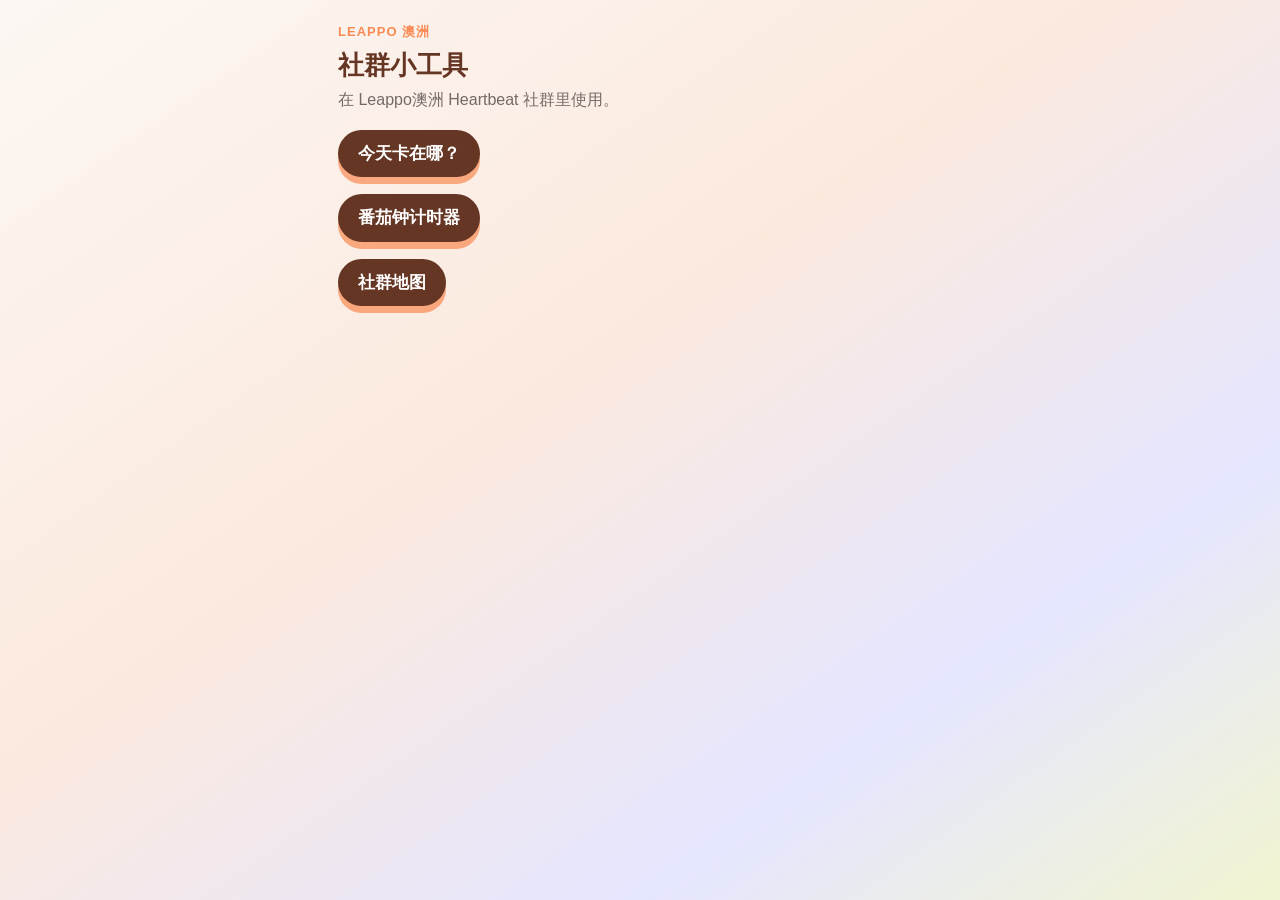
<file: index.html>
<!doctype html><html lang="zh-CN"><head><meta charset="utf-8"><meta name="viewport" content="width=device-width,initial-scale=1"><title>Leappo澳洲 小工具</title>
<link rel="stylesheet" href="assets/tokens.css"><link rel="stylesheet" href="assets/widget.css"></head><body><main class="wrap">
<div class="eyebrow">LEAPPO 澳洲</div><h1>社群小工具</h1>
<p class="sub">在 Leappo澳洲 Heartbeat 社群里使用。</p>
<p><a class="btn" href="picker.html">今天卡在哪？</a></p><p><a class="btn" href="timer.html">番茄钟计时器</a></p><p><a class="btn" href="map.html">社群地图</a></p>
</main></body></html>
</file>
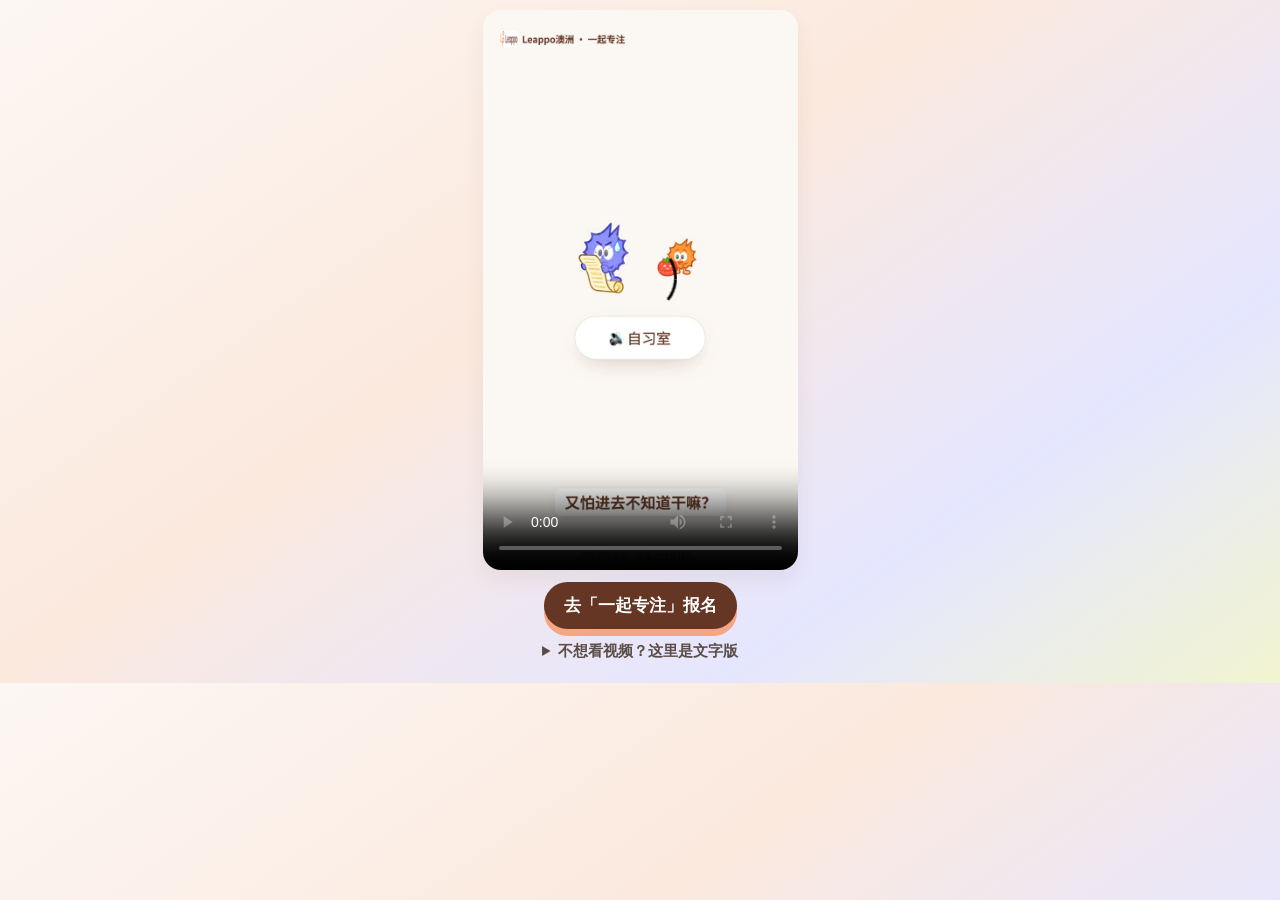
<file: join-video.html>
<!doctype html><html lang="zh-CN"><head><meta charset="utf-8"><meta name="viewport" content="width=device-width,initial-scale=1">
<title>第一次来自习室，怎么加入？| Leappo澳洲</title>
<link rel="stylesheet" href="assets/tokens.css"><link rel="stylesheet" href="assets/widget.css">
<style>
body{min-height:auto}
.wrap{padding:10px 12px 8px;display:flex;flex-direction:column;align-items:center}
video{display:block;height:min(560px,calc(100vh - 190px));aspect-ratio:9/16;max-width:100%;border-radius:18px;background:#fcf7f3;box-shadow:var(--shadow-card)}
.row{display:flex;gap:10px;margin-top:12px;flex-wrap:wrap;justify-content:center}
details{max-width:420px;margin-top:10px;font-size:15px;color:var(--text-body-strong)}
summary{cursor:pointer;font-weight:800;min-height:36px}
</style></head><body><main class="wrap">
<video controls playsinline preload="metadata" poster="media/join-zixishi-poster.jpg" title="第一次来自习室，怎么加入？">
 <source src="media/join-zixishi-720.mp4" type="video/mp4">
</video>
<div class="row"><a class="btn" target="_top" href="https://app.heartbeat.chat/leappo-au/events">去「一起专注」报名</a></div>
<details><summary>不想看视频？这里是文字版</summary>
<p>1. 左边点「一起专注」，选一场自习室，点 RSVP。活动会进你的日历，提前一天和一小时提醒你。<br>2. 到点打开活动，进它的语音房。<br>3. 摄像头、麦克风都可以关，在聊天框打一个 🍅 就算到了。电脑上可以开视频，手机 App 只有语音。<br>4. 迟到、早退都没关系。每周二晚 8 点专注 50 分钟，周六早 10 点番茄钟 25 分钟 × 3。其他时间「🔊随时自习室」一直开着。</p>
<p>这是同伴陪伴活动，不是治疗或辅导。</p></details>
</main></body></html>
</file>
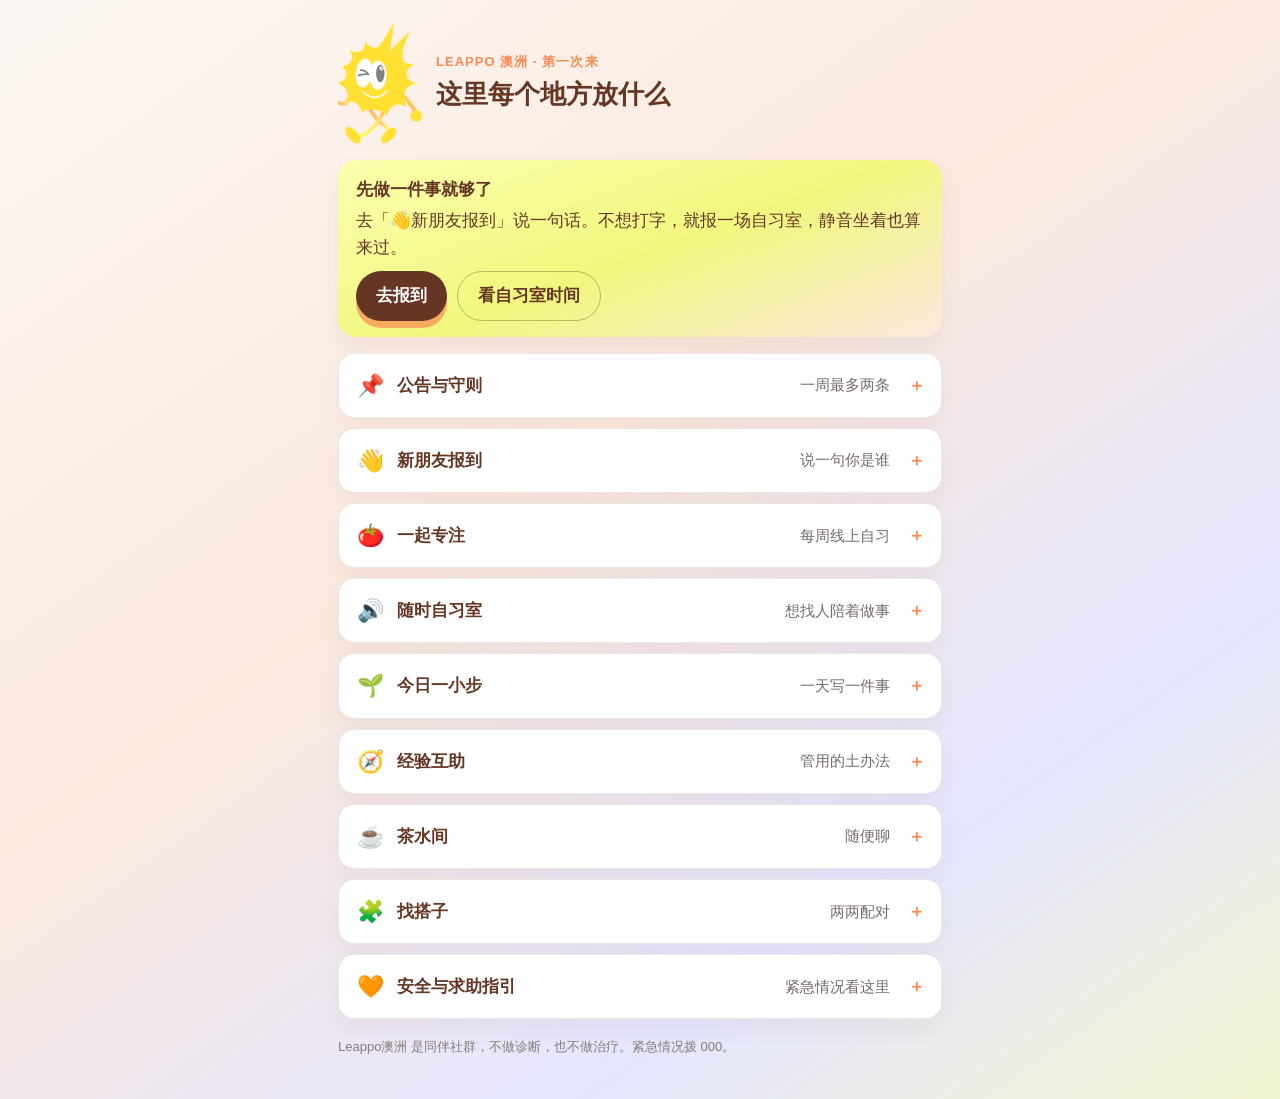
<file: map.html>
<!doctype html><html lang="zh-CN"><head><meta charset="utf-8"><meta name="viewport" content="width=device-width,initial-scale=1">
<title>社群地图 | Leappo澳洲</title>
<link rel="stylesheet" href="assets/tokens.css"><link rel="stylesheet" href="assets/widget.css">
<style>
.hero{display:flex;align-items:center;gap:14px;margin-bottom:14px}
.hero img{width:84px;flex:none}
.first{padding:16px 18px;margin-bottom:16px;background:var(--grad-yellow);border:0}
.first b{display:block;font-size:17px;margin-bottom:4px}
.first .row{margin-top:10px}
.list{display:grid;gap:10px}
details{background:#fff;border:1px solid var(--border-faint);border-radius:16px;box-shadow:var(--shadow-card-alt)}
summary{list-style:none;display:flex;align-items:center;gap:12px;padding:14px 16px;min-height:56px;cursor:pointer;font-weight:800}
summary::-webkit-details-marker{display:none}
summary .e{font-size:22px;width:30px;text-align:center}
summary .s{font-weight:400;color:var(--muted);font-size:15px;margin-left:auto;text-align:right}
summary::after{content:"＋";color:var(--orange);font-weight:800;margin-left:6px}
details[open] summary::after{content:"－"}
details>div{padding:0 16px 16px 58px;color:var(--text-body-strong)}
details>div p{margin:0 0 10px}
.go{font-weight:800;color:var(--lavender);text-decoration:none}
.row{display:flex;flex-wrap:wrap;gap:10px}
@media (max-width:420px){summary .s{display:none}}
</style></head><body><main class="wrap">
<div class="hero"><img src="assets/m-yellow-wink.png" alt="Leappo 的黄色小太阳在眨眼">
<div><div class="eyebrow">LEAPPO 澳洲 · 第一次来</div><h1>这里每个地方放什么</h1></div></div>
<div class="card first"><b>先做一件事就够了</b>去「👋新朋友报到」说一句话。不想打字，就报一场自习室，静音坐着也算来过。
<div class="row"><a class="btn" target="_top" href="https://app.heartbeat.chat/leappo-au/t/%E6%96%B0%E6%9C%8B%E5%8F%8B%E6%8A%A5%E5%88%B0">去报到</a><a class="btn ghost" target="_top" href="https://app.heartbeat.chat/leappo-au/events">看自习室时间</a></div></div>
<div class="list" id="list"></div>
<p class="foot">Leappo澳洲 是同伴社群，不做诊断，也不做治疗。紧急情况拨 000。</p>
</main>
<script>
const H='https://app.heartbeat.chat/leappo-au';
const C=[
 ['📌','公告与守则','一周最多两条','守则、活动时间和重要通知都在这里。只想开一个频道的通知，就开这个。',H+'/t/%E5%85%AC%E5%91%8A%E4%B8%8E%E5%AE%88%E5%88%99'],
 ['👋','新朋友报到','说一句你是谁','怎么称呼、在哪个城市、这周想搞定的一件小事。化名也行。',H+'/t/%E6%96%B0%E6%9C%8B%E5%8F%8B%E6%8A%A5%E5%88%B0'],
 ['🍅','一起专注','每周线上自习','周二晚 8 点晚自习，周六早 10 点番茄钟。点 RSVP，活动会进你的日历。摄像头可以不开。',H+'/events'],
 ['🔊','随时自习室','想找人陪着做事','语音房一直开着。在左边频道列表里点它，进去静音坐着就行。',null],
 ['🌱','今日一小步','一天写一件事','写今天想动的一小步，或者刚做完的一件。隔了多久回来都可以接着写。',H+'/t/%E4%BB%8A%E6%97%A5%E4%B8%80%E5%B0%8F%E6%AD%A5'],
 ['🧭','经验互助','管用的土办法','学习、上班、过日子，你试过管用的办法都可以放这里。药物和诊断问你的 GP。',H+'/t/%E7%BB%8F%E9%AA%8C%E4%BA%92%E5%8A%A9'],
 ['☕','茶水间','随便聊','想聊什么都行，像群聊一样。',H+'/c/120fb302-249e-4986-a8fe-fac13710a677'],
 ['🧩','找搭子','两两配对','给你配一个「专注搭子」。人数够了会开。',H+'/matchmaking'],
 ['🧡','安全与求助指引','紧急情况看这里','同伴社群不是危机服务。有即时危险拨 000；想找人聊聊，Lifeline 13 11 14；需要中文口译，TIS 131 450。',H+'/t/%E5%AE%89%E5%85%A8%E4%B8%8E%E6%B1%82%E5%8A%A9%E6%8C%87%E5%BC%95']
];
document.getElementById('list').innerHTML=C.map(([e,n,s,d,u])=>`<details><summary><span class="e" aria-hidden="true">${e}</span>${n}<span class="s">${s}</span></summary><div><p>${d}</p>${u?`<a class="go" target="_top" href="${u}">去「${n}」看看 →</a>`:''}</div></details>`).join('');
</script></body></html>
</file>
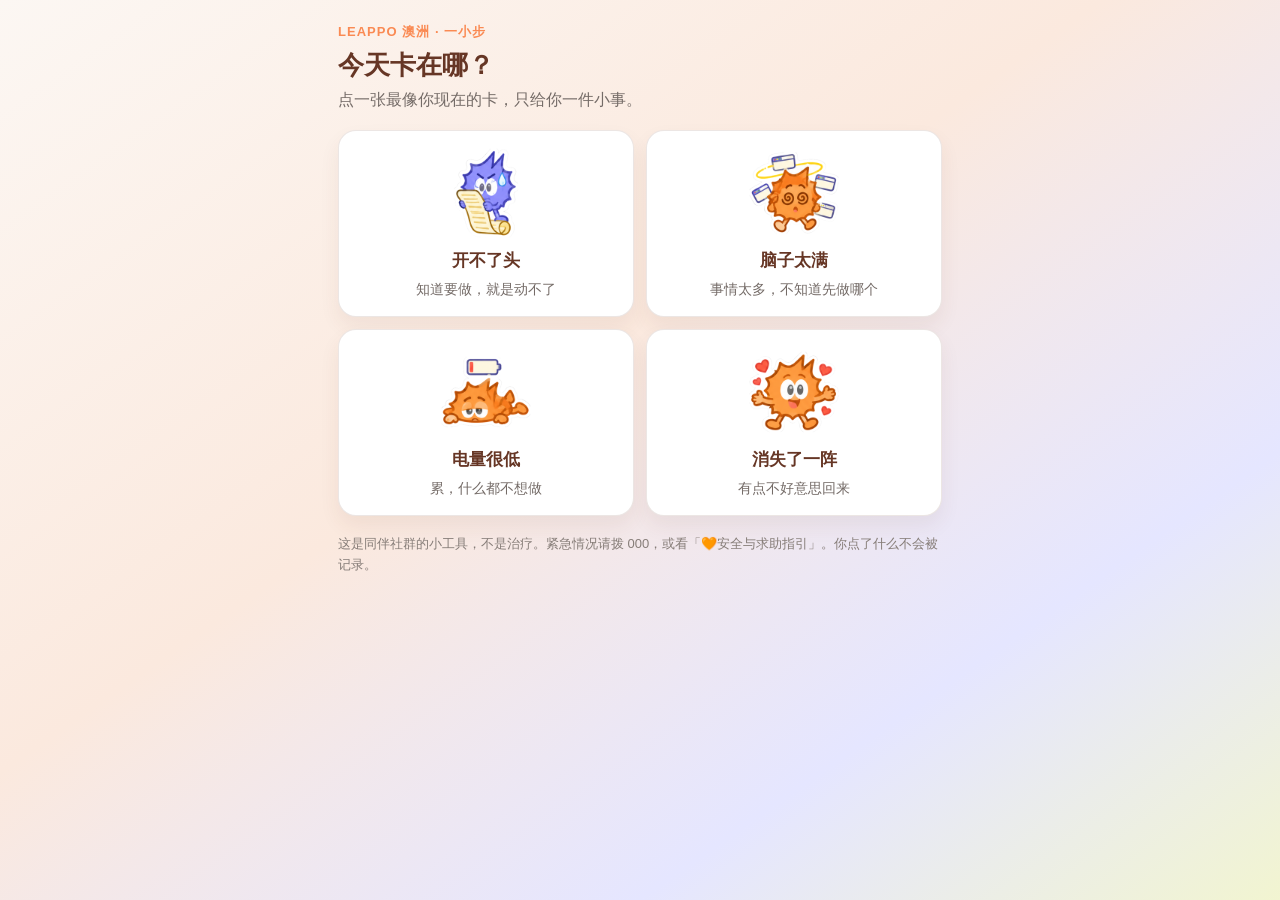
<file: picker.html>
<!doctype html><html lang="zh-CN"><head><meta charset="utf-8"><meta name="viewport" content="width=device-width,initial-scale=1">
<title>今天卡在哪？| Leappo澳洲</title>
<link rel="stylesheet" href="assets/tokens.css"><link rel="stylesheet" href="assets/widget.css">
<style>
.grid{display:grid;grid-template-columns:1fr 1fr;gap:12px}
.opt{display:flex;flex-direction:column;align-items:center;gap:6px;padding:14px 10px 16px;background:#fff;border:1.5px solid var(--border-faint);border-radius:18px;box-shadow:var(--shadow-card);transition:transform .18s,border-color .18s}
.opt:hover{transform:translateY(-2px);border-color:var(--lavender-mid)}
.opt[aria-pressed="true"]{border-color:var(--orange);background:var(--yellow-pale)}
.opt img{width:96px;height:96px;object-fit:contain}
.opt b{font-size:17px}
.opt small{color:var(--muted);font-size:14px;line-height:1.4;text-align:center}
.ans{margin-top:16px;padding:20px;display:none}
.ans.show{display:block;animation:in .25s ease-out}
@keyframes in{from{opacity:0;transform:translateY(6px)}to{opacity:1}}
.ans h2{font-size:20px;margin:0 0 8px}
.ans p{margin:0 0 14px}
.row{display:flex;flex-wrap:wrap;gap:10px}
</style></head><body><main class="wrap">
<div class="eyebrow">LEAPPO 澳洲 · 一小步</div>
<h1>今天卡在哪？</h1>
<p class="sub">点一张最像你现在的卡，只给你一件小事。</p>
<div class="grid" role="group" aria-label="选一个最像你现在的状态">
 <button class="opt" data-k="stuck" aria-pressed="false"><img src="assets/stuck.png" alt=""><b>开不了头</b><small>知道要做，就是动不了</small></button>
 <button class="opt" data-k="full" aria-pressed="false"><img src="assets/brain-meeting.png" alt=""><b>脑子太满</b><small>事情太多，不知道先做哪个</small></button>
 <button class="opt" data-k="low" aria-pressed="false"><img src="assets/low-battery.png" alt=""><b>电量很低</b><small>累，什么都不想做</small></button>
 <button class="opt" data-k="back" aria-pressed="false"><img src="assets/welcome-back.png" alt=""><b>消失了一阵</b><small>有点不好意思回来</small></button>
</div>
<section class="card ans" id="ans" aria-live="polite"></section>
<p class="foot">这是同伴社群的小工具，不是治疗。紧急情况请拨 000，或看「🧡安全与求助指引」。你点了什么不会被记录。</p>
</main>
<script>
const H='https://app.heartbeat.chat/leappo-au';
const L={step:H+'/t/%E4%BB%8A%E6%97%A5%E4%B8%80%E5%B0%8F%E6%AD%A5',ev:H+'/events',tips:H+'/t/%E7%BB%8F%E9%AA%8C%E4%BA%92%E5%8A%A9'};
const A={
 stuck:{t:'把这件事缩到两分钟',p:'只做最前面那一下：打开文件，或者只写第一句。做完这两分钟，想停就停。旁边有人一起做会容易一点，左边「🔊随时自习室」一直开着。',b:[['找个自习室',L.ev],['说一句我卡在哪','step']]},
 full:{t:'先把脑子倒空',p:'拿张纸或者备忘录，把脑子里的事全写下来，不用排顺序。写完只圈一件最小的，今天就做它。',b:[['写下今天的一小步','step'],['看看别人的土办法',L.tips]]},
 low:{t:'今天先照顾自己一下',p:'喝杯水，吃点东西，或者躺十分钟。这也算一小步。电量低的日子，什么都没做成也没关系。',b:[['回一句「我还在」','step']]},
 back:{t:'回来就好，不用解释',p:'去「🌱今日一小步」回一句「今天的一小步：____」，就算回来了。小到「把衣服挂起来」都行。',b:[['去回一句','step']]}
};
const ans=document.getElementById('ans');
document.querySelectorAll('.opt').forEach(o=>o.addEventListener('click',()=>{
 document.querySelectorAll('.opt').forEach(x=>x.setAttribute('aria-pressed','false'));o.setAttribute('aria-pressed','true');
 const a=A[o.dataset.k];
 ans.innerHTML=`<h2>${a.t}</h2><p>${a.p}</p><div class="row">`+a.b.map(([n,u],i)=>`<a class="btn ${i?'ghost':''}" target="_top" href="${u==='step'?L.step:u}">${n}</a>`).join('')+'</div>';
 ans.classList.remove('show');void ans.offsetWidth;ans.classList.add('show');
 ans.scrollIntoView({block:'nearest',behavior:matchMedia('(prefers-reduced-motion: reduce)').matches?'auto':'smooth'});
}));
</script></body></html>
</file>
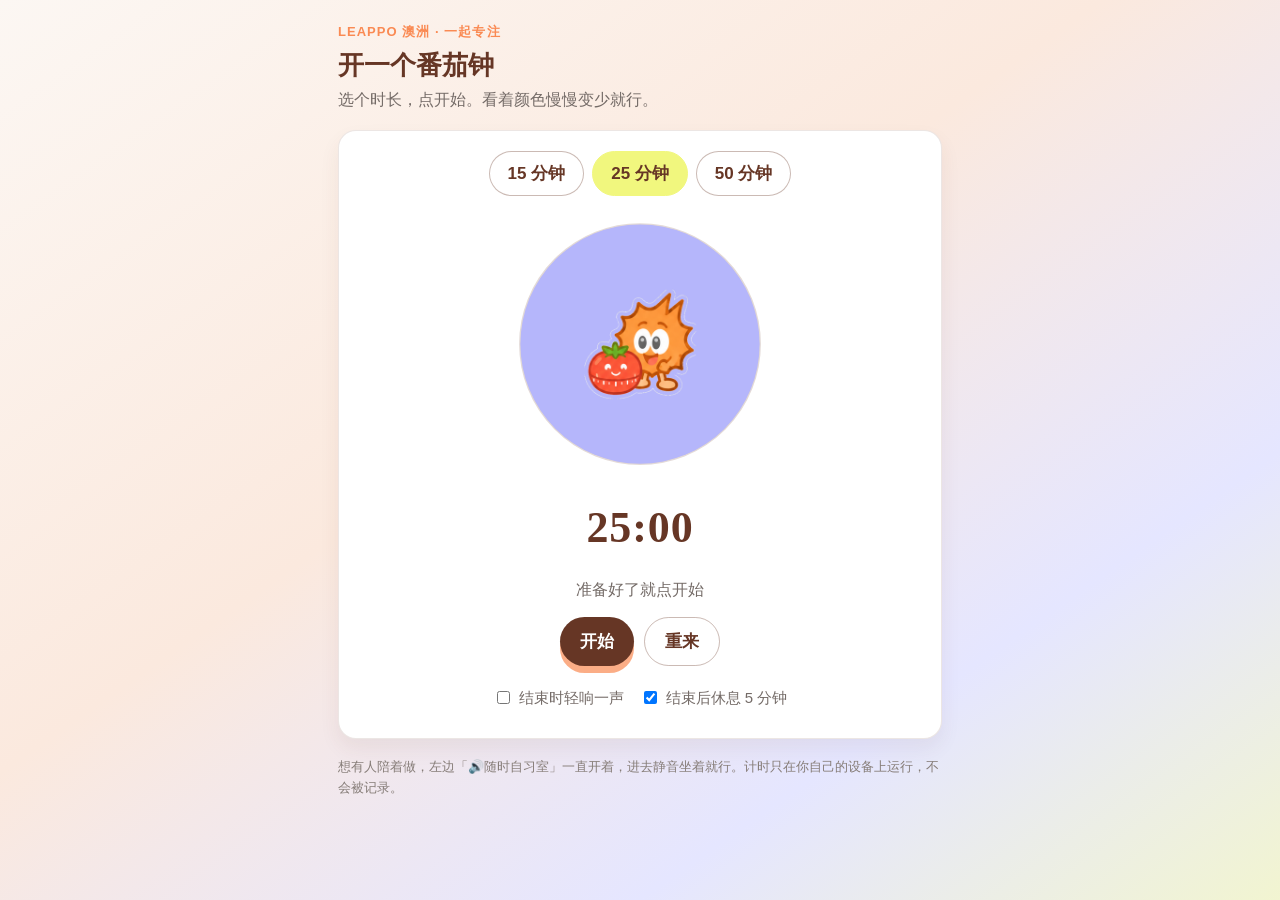
<file: timer.html>
<!doctype html><html lang="zh-CN"><head><meta charset="utf-8"><meta name="viewport" content="width=device-width,initial-scale=1">
<title>一起专注计时器 | Leappo澳洲</title>
<link rel="stylesheet" href="assets/tokens.css"><link rel="stylesheet" href="assets/widget.css">
<style>
.stage{display:flex;flex-direction:column;align-items:center;padding:20px 16px 22px;gap:14px}
.presets{display:flex;gap:8px;flex-wrap:wrap;justify-content:center}
.chip{min-height:44px;padding:8px 18px;border-radius:999px;border:1.5px solid var(--border-card);background:#fff;font-weight:800}
.chip[aria-pressed="true"]{background:var(--yellow);border-color:var(--yellow)}
.dial{position:relative;width:min(260px,70vw);aspect-ratio:1}
.dial svg{width:100%;height:100%}
.dial img{position:absolute;left:50%;top:50%;width:46%;transform:translate(-50%,-50%)}
.time{font-family:var(--font-serif);font-size:44px;font-weight:700;letter-spacing:.02em;font-variant-numeric:tabular-nums}
.state{color:var(--muted);font-size:16px;min-height:1.6em;text-align:center}
.ctrl{display:flex;gap:10px;flex-wrap:wrap;justify-content:center}
.opts{display:flex;gap:16px;flex-wrap:wrap;justify-content:center;font-size:15px;color:var(--muted)}
.opts label{display:flex;align-items:center;gap:6px;min-height:36px}
</style></head><body><main class="wrap">
<div class="eyebrow">LEAPPO 澳洲 · 一起专注</div>
<h1>开一个番茄钟</h1>
<p class="sub">选个时长，点开始。看着颜色慢慢变少就行。</p>
<section class="card stage">
 <div class="presets" role="group" aria-label="专注时长">
  <button class="chip" data-m="15" aria-pressed="false">15 分钟</button>
  <button class="chip" data-m="25" aria-pressed="true">25 分钟</button>
  <button class="chip" data-m="50" aria-pressed="false">50 分钟</button>
 </div>
 <div class="dial" aria-hidden="true">
  <svg viewBox="0 0 200 200"><circle cx="100" cy="100" r="92" fill="#fcf7f3" stroke="rgba(102,54,37,.18)" stroke-width="2"/>
   <path id="wedge" fill="#b5b6fb"/></svg>
  <img id="pic" src="assets/tomato.png" alt="">
 </div>
 <div class="time" id="time" role="timer" aria-live="off">25:00</div>
 <div class="state" id="state" aria-live="polite">准备好了就点开始</div>
 <div class="ctrl">
  <button class="btn" id="go">开始</button>
  <button class="btn ghost" id="reset">重来</button>
 </div>
 <div class="opts">
  <label><input type="checkbox" id="snd"> 结束时轻响一声</label>
  <label><input type="checkbox" id="brk" checked> 结束后休息 5 分钟</label>
 </div>
</section>
<p class="foot">想有人陪着做，左边「🔊随时自习室」一直开着，进去静音坐着就行。计时只在你自己的设备上运行，不会被记录。</p>
</main>
<script>
const $=id=>document.getElementById(id);
let mins=25,total=mins*60,left=total,timer=null,phase='focus',endAt=0;
const P={focus:'assets/tomato.png',rest:'assets/rest.png',done:'assets/done-counts.png'};
function fmt(s){s=Math.max(0,Math.ceil(s));return String(Math.floor(s/60)).padStart(2,'0')+':'+String(s%60).padStart(2,'0')}
function wedge(frac){ // remaining fraction, drawn clockwise from 12 o'clock
 const r=92,a=frac*2*Math.PI; if(frac<=0){$('wedge').setAttribute('d','');return}
 if(frac>=.9999){$('wedge').setAttribute('d','M100,8 A92,92 0 1,1 100,192 A92,92 0 1,1 100,8 Z');return}
 const x=100+r*Math.sin(a),y=100-r*Math.cos(a);
 $('wedge').setAttribute('d',`M100,100 L100,8 A92,92 0 ${a>Math.PI?1:0},1 ${x.toFixed(2)},${y.toFixed(2)} Z`);
 $('wedge').setAttribute('fill',phase==='rest'?'#f1f77e':'#b5b6fb');
}
function draw(){ $('time').textContent=fmt(left); wedge(left/total); document.title=(timer?fmt(left)+' · ':'')+'一起专注计时器'; }
function chime(){ if(!$('snd').checked) return; try{const c=new AudioContext(),o=c.createOscillator(),g=c.createGain();o.type='sine';o.frequency.value=660;g.gain.setValueAtTime(0,c.currentTime);g.gain.linearRampToValueAtTime(.12,c.currentTime+.05);g.gain.exponentialRampToValueAtTime(.0001,c.currentTime+1.2);o.connect(g).connect(c.destination);o.start();o.stop(c.currentTime+1.3)}catch(e){} }
function tick(){ left=(endAt-Date.now())/1000; if(left<=0){ left=0; stop(); chime(); finish(); } draw(); }
function start(){ endAt=Date.now()+left*1000; timer=setInterval(tick,250); $('go').textContent='暂停';
 $('state').textContent=phase==='rest'?'休息一下，起来喝口水':'专注中。走神了就回来，不用自责'; }
function stop(){ clearInterval(timer); timer=null; $('go').textContent='继续'; }
function setPhase(p,m){ phase=p; total=m*60; left=total; $('pic').src=P[p==='rest'?'rest':'focus']; $('go').textContent='开始'; draw(); }
function finish(){
 if(phase==='focus'){ $('pic').src=P.done; $('state').textContent='这一轮完成了。做了就算数。';
  if($('brk').checked){ setPhase('rest',5); $('pic').src=P.done; $('state').textContent='这一轮完成了。点开始，休息 5 分钟。'; } else { $('go').textContent='再来一轮'; left=total=mins*60; } }
 else { setPhase('focus',mins); $('state').textContent='休息好了。想继续就再点开始。'; }
}
$('go').onclick=()=>{ timer?(stop(),$('state').textContent='暂停了，准备好再继续'):start(); };
$('reset').onclick=()=>{ if(timer) stop(); setPhase('focus',mins); $('state').textContent='准备好了就点开始'; };
document.querySelectorAll('.chip').forEach(c=>c.onclick=()=>{ if(timer) stop(); document.querySelectorAll('.chip').forEach(x=>x.setAttribute('aria-pressed','false')); c.setAttribute('aria-pressed','true'); mins=+c.dataset.m; setPhase('focus',mins); $('state').textContent='准备好了就点开始'; });
draw();
</script></body></html>
</file>
<file: assets/tokens.css>
/* Leappo design tokens
   Extracted from https://leappo.life/leappoHome on 20 Oct 2026.
   Section 1 = the site's own :root variables (verbatim).
   Section 2+ = values observed in computed styles / source CSS, named by me. */

:root {
  /* 1. Brand palette (verbatim from site :root) */
  --brown: #663625;          /* primary ink, headings, primary buttons */
  --orange: #fa8a53;         /* eyebrows, stats, checkmarks, button "shadow" */
  --yellow: #f1f77e;         /* secondary buttons, tags, CTA band */
  --yellow-pale: #fbffaf;
  --lavender: #8d8ff5;       /* accent text, accent borders */
  --lavender-mid: #b5b6fb;
  --lavender-soft: #e5e6ff;
  --lavender-pale: #ecedff;  /* note boxes */
  --cream: #fcf7f3;
  --peach: #fbe9de;
  --white: #ffffff;
  --ink: #3b3431;
  --muted: #746b67;          /* body/secondary copy */
  --line: rgba(102, 54, 37, .2);
  --container: 1180px;
  --page-gutter: 25px;       /* desktop header/sections actually render 50px */

  /* 2. Extra text colours seen in use */
  --text-body-strong: #5a4d48;
  --text-list: #5f544f;
  --text-caption: #867d78;
  --text-default-app: #2c3e50; /* inherited Vue default on #app, mostly overridden */

  /* 3. Brown-alpha border scale (borders are always brown at some opacity) */
  --border-faint: rgba(102, 54, 37, .12);
  --border-soft: rgba(102, 54, 37, .2);
  --border-card: rgba(102, 54, 37, .34);
  --border-strong: rgba(102, 54, 37, .46);
  --border-plan: rgba(102, 54, 37, .58);

  /* 4. Section gradients */
  --grad-hero: linear-gradient(145deg, #fcf7f3, #fbe9de 43%, #e5e6ff 75%, #fbffaf 118%);
  --grad-yellow: linear-gradient(160deg, #fbffaf, #f1f77e 52%, #fbe9de);
  --grad-lavender: linear-gradient(145deg, #ffffff, #ecedff 54%, #fcf7f3);
  --grad-peach: linear-gradient(145deg, #fcf7f3, #fbe9de 52%, #fbffaf 125%);
  --grad-plan-monthly: linear-gradient(150deg, #fff 0% 82%, #fffde7);
  --grad-plan-quarterly: linear-gradient(150deg, #fff, #fffde7 78%, #fbffaf 130%);
  --grad-card-stripe: linear-gradient(90deg, var(--orange) 0 72%, var(--lavender) 72%);

  /* 5. Typography */
  --font-sans: Avenir, Helvetica, Arial, sans-serif;
  --font-serif: Georgia, "Songti SC", serif;  /* quotes, stat numbers, accent lines */
  --fs-h1: 64px;   /* renders 50px at ~1200px viewport; 42px mobile */
  --fs-h2: 44px;   /* 32px mobile */
  --fs-h3-card: 20px;
  --fs-h3-sm: 17px;
  --fs-plan-title: 28px;
  --fs-lead: 18px;
  --fs-body: 16px;
  --fs-small: 15px;
  --fs-meta: 14px;
  --fs-caption: 13px;
  --fs-tag: 12px;
  --fw-regular: 400;
  --fw-semibold: 650;
  --fw-bold: 700;
  --fw-heavy: 800;
  --fw-black: 850;  /* h1, h2, buttons, eyebrows */
  --lh-h1: 1.14;
  --lh-h2: 1.24;
  --lh-body: 1.55;
  --lh-quote: 1.7;

  /* 6. Radius */
  --radius-sm: 4px;
  --radius-control: 6px;   /* language switcher */
  --radius-card: 8px;      /* almost every card */
  --radius-panel: 24px;    /* large feature panels */
  --radius-panel-lg: 28px;
  --radius-pill: 999px;    /* buttons, tags, chips */

  /* 7. Shadows: soft brown blur OR hard orange offset (signature) */
  --shadow-card: 0 10px 20px rgba(102, 54, 37, .07);
  --shadow-card-alt: 0 9px 22px rgba(102, 54, 37, .06);
  --shadow-float: 0 5px 16px rgba(102, 54, 37, .12);
  --shadow-btn-primary: 0 7px 0 rgba(250, 138, 83, .7);
  --shadow-plan: 0 9px 0 var(--orange);
  --shadow-lavender-offset: 0 8px 0 rgba(141, 143, 245, .18);

  /* 8. Spacing (observed) */
  --space-1: 4px;  --space-2: 8px;  --space-3: 10px; --space-4: 14px;
  --space-5: 16px; --space-6: 20px; --space-7: 22px; --space-8: 32px;
  --space-section-y: 72px;
  --card-pad: 22px;
  --plan-pad: 34px;

  /* 9. Sizes */
  --header-h: 72px;    /* 64px mobile */
  --btn-h: 54px;
  --btn-h-header: 44px;
  --icon-btn: 44px;    /* round carousel arrows */
  --accent-border: 5px; /* coloured top borders on cards */

  /* 10. Motion */
  --ease-lift: transform .16s ease, box-shadow .16s ease;
  --lift: translateY(-2px);
}

/* Breakpoints used by the site:
   1040px, 900px, 820px/821px, 640px, 560px, 360px; plus prefers-reduced-motion */

/* ==========================================================
   SEMANTIC LAYER (Impeccable extract, 20 Oct 2026)
   Components only read these. Re-skin by remapping here.
   ========================================================== */
:root {
  /* text */
  --color-text-heading: var(--brown);
  --color-text-body: var(--muted);
  --color-text-strong: var(--text-body-strong);
  --color-text-list: var(--text-list);
  --color-text-caption: var(--text-caption);
  --color-text-on-dark: var(--white);
  --color-text-eyebrow: var(--orange);      /* decorative: 2.3:1 on cream, keep >=15px heavy */
  --color-text-eyebrow-aa: #a94a1b;         /* accessible alternative: 5.4:1 cream, 5.0:1 yellow */
  --color-text-accent: var(--lavender);

  /* surfaces */
  --color-surface-page: var(--cream);
  --color-surface-card: var(--white);
  --color-surface-card-translucent: rgba(255, 255, 255, .78);
  --color-surface-note: var(--lavender-pale);
  --color-surface-tag: var(--yellow);
  --color-surface-tag-soft: #f7f7c8;
  --color-surface-header: rgba(252, 252, 255, .94);
  --color-surface-media: #e8e9ff;

  /* actions */
  --color-action-primary-bg: var(--brown);
  --color-action-primary-fg: var(--white);
  --color-action-primary-offset: rgba(250, 138, 83, .7);
  --color-action-secondary-bg: var(--yellow);
  --color-action-secondary-fg: var(--brown);
  --color-focus-ring: var(--lavender);

  /* accents (cycle in this order) */
  --color-accent-1: var(--orange);
  --color-accent-2: var(--lavender);
  --color-accent-3: var(--yellow);
  --color-icon-check: var(--orange);

  /* borders */
  --color-border-subtle: var(--border-faint);
  --color-border-divider: var(--border-soft);
  --color-border-card: var(--border-card);
  --color-border-strong: var(--border-strong);
  --color-border-emphasis: var(--border-plan);

  /* elevation */
  --elevation-card: var(--shadow-card);
  --elevation-float: var(--shadow-float);
  --elevation-offset-action: 0 7px 0 var(--color-action-primary-offset);
  --elevation-offset-feature: var(--shadow-plan);

  /* section backgrounds */
  --section-bg-hero: var(--grad-hero);
  --section-bg-warm: var(--grad-peach);
  --section-bg-bright: var(--grad-yellow);
  --section-bg-calm: var(--grad-lavender);
  --section-bg-plain: var(--white);

  /* motion */
  --motion-fast: .16s;
  --motion-ease: ease;
}

/* Chinese / cross-platform fallback (Avenir is Mac-only; Windows falls to Helvetica/Arial) */
:root { --font-sans-cjk: Avenir, "PingFang SC", "Hiragino Sans GB", "Microsoft YaHei", "Noto Sans SC", Helvetica, Arial, sans-serif; }
:lang(zh) { --font-sans: var(--font-sans-cjk); --font-serif: Georgia, "Songti SC", "SimSun", serif; }
</file>
<file: assets/widget.css>
/* Leappo AU widgets: shared styles. Loads after tokens.css. */
*{box-sizing:border-box}
html,body{margin:0}
body{font-family:var(--font-sans);font-family:Avenir,"PingFang SC","Hiragino Sans GB","Microsoft YaHei",sans-serif;color:var(--brown);background:var(--grad-hero);min-height:100vh;line-height:1.6;font-size:17px;-webkit-font-smoothing:antialiased}
.wrap{max-width:640px;margin:0 auto;padding:22px 18px 28px}
.eyebrow{font-size:13px;font-weight:800;letter-spacing:.08em;color:var(--orange)}
h1{font-size:26px;line-height:1.3;margin:6px 0 4px;font-weight:850}
.sub{color:var(--muted);margin:0 0 18px;font-size:16px}
.card{background:#fff;border:1px solid var(--border-faint);border-radius:18px;box-shadow:var(--shadow-card)}
button{font:inherit;color:inherit;cursor:pointer}
.btn{display:inline-flex;align-items:center;gap:8px;min-height:46px;padding:10px 20px;border-radius:999px;border:0;background:var(--brown);color:#fff;font-weight:800;text-decoration:none;box-shadow:var(--shadow-btn-primary)}
.btn.soft{background:var(--yellow);color:var(--brown);box-shadow:none}
.btn.ghost{background:transparent;color:var(--brown);border:1.5px solid var(--border-card);box-shadow:none}
:focus-visible{outline:3px solid var(--lavender);outline-offset:3px}
.foot{margin-top:18px;font-size:13px;color:var(--text-caption)}
@media (prefers-reduced-motion:reduce){*{transition:none!important;animation:none!important}}
</file>
